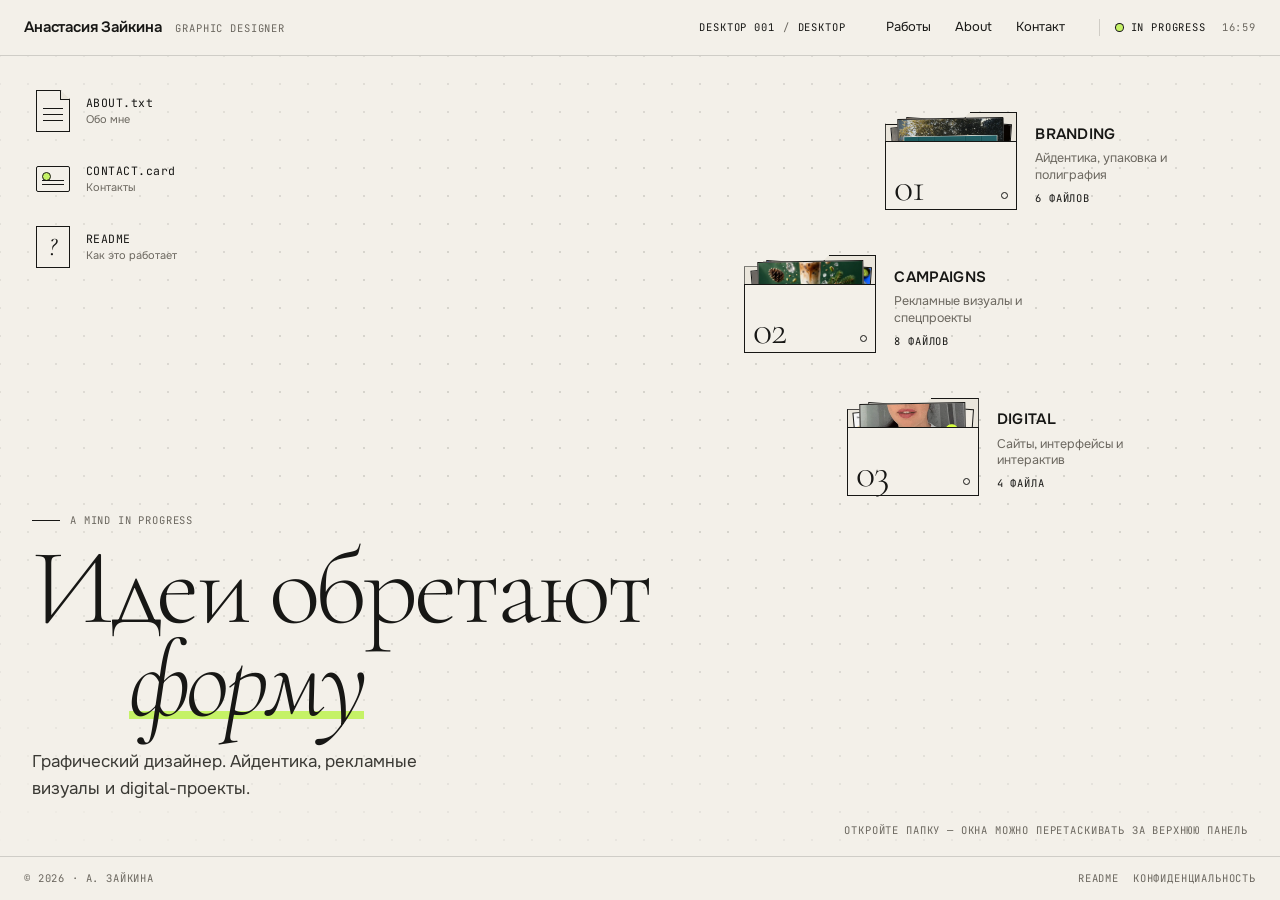
<file: index.html>
<!doctype html>
<html lang="ru">
<head>
<meta charset="utf-8">
<meta name="viewport" content="width=device-width, initial-scale=1, viewport-fit=cover">
<title>Анастасия Зайкина</title>
<meta name="claude:viewport-fit-sides" content="cover">
<meta name="description" content="Анастасия Зайкина — графический дизайнер. Айдентика, рекламные визуалы и digital-проекты. Портфолио в формате интерактивного рабочего стола DESKTOP 001.">
<meta name="theme-color" content="#F3F0E9">
<meta property="og:type" content="website">
<meta property="og:locale" content="ru_RU">
<meta property="og:title" content="Анастасия Зайкина — Graphic Designer">
<meta property="og:description" content="Идеи обретают форму. Портфолио графического дизайнера: айдентика, рекламные визуалы, digital.">
<meta property="og:image" content="assets/og.jpg">
<meta name="twitter:card" content="summary_large_image">
<link rel="icon" href="data:image/svg+xml,%3Csvg xmlns='http://www.w3.org/2000/svg' viewBox='0 0 32 32'%3E%3Crect width='32' height='32' rx='3' fill='%23F3F0E9'/%3E%3Cpath d='M6 10h8l2 2h10v12H6z' fill='none' stroke='%23171715' stroke-width='1.6'/%3E%3Ccircle cx='23' cy='8' r='3' fill='%23C5F266' stroke='%23171715' stroke-width='1'/%3E%3C/svg%3E">
<link rel="preconnect" href="https://fonts.googleapis.com">
<link rel="preconnect" href="https://fonts.gstatic.com" crossorigin>
<link rel="stylesheet" href="https://fonts.googleapis.com/css2?family=Cormorant+Garamond:ital,wght@0,300;0,400;0,500;1,300;1,400&family=Onest:wght@400;500;600&family=JetBrains+Mono:wght@400;500&display=swap">
<link rel="stylesheet" href="css/site.css?v=9">

</head>
<body>
<a class="skip" href="#desktop">Перейти к рабочему столу</a>

<header class="topbar" id="topbar">
  <div class="topbar__id">
    <button class="topbar__name" type="button" data-action="home" data-cursor="HOME">Анастасия Зайкина</button>
    <span class="mono topbar__role">Graphic Designer</span>
  </div>
  <div class="topbar__space mono" aria-live="polite">
    <span class="topbar__project">DESKTOP 001</span>
    <span class="topbar__slash">/</span>
    <span id="space-label">desktop</span>
  </div>
  <nav class="topbar__nav" aria-label="Основная навигация">
    <button type="button" class="navlink" data-open="branding">Работы</button>
    <button type="button" class="navlink" data-open="about">About</button>
    <button type="button" class="navlink" data-open="contact">Контакт</button>
  </nav>
  <div class="topbar__status mono" aria-hidden="true">
    <span class="status-dot"></span><span class="status-text">IN PROGRESS</span>
    <span class="clock" id="clock">--:--</span>
  </div>
</header>

<main class="desk" id="desk">
  <section class="desktop" id="desktop" aria-label="Рабочий стол">
    <div class="desktop__grid" aria-hidden="true"></div>

    <div class="hero">
      <p class="mono eyebrow intro-item" style="--i:0">A MIND IN PROGRESS</p>
      <h1 class="hero__title intro-item" style="--i:1">
        <span class="hero__line">Идеи обретают</span>
        <em class="hero__line hero__accent">форму</em>
      </h1>
      <p class="hero__lead intro-item" style="--i:2" id="hero-lead"></p>
    </div>

    <div class="folders" id="folders" aria-label="Папки с работами"></div>
    <div class="docs" id="docs" aria-label="Документы"></div>

    <p class="mono hint intro-item" style="--i:7" id="hint">Откройте папку — окна можно перетаскивать за верхнюю панель</p>
  </section>

  <div class="windows" id="windows"></div>
</main>

<footer class="dock" id="dock">
  <span class="mono dock__copy">© 2026 · А. Зайкина</span>
  <div class="dock__tasks" id="tasks" aria-label="Открытые окна"></div>
  <div class="dock__links">
    <button type="button" class="mono dock__link" data-open="readme">README</button>
    <button type="button" class="mono dock__link" data-open="privacy">Конфиденциальность</button>
  </div>
</footer>

<nav class="mobile-bar" aria-label="Быстрая навигация">
  <button type="button" data-action="works"><span class="mono">01–03</span>Работы</button>
  <button type="button" data-open="about"><span class="mono">TXT</span>About</button>
  <button type="button" data-open="contact"><span class="mono">CARD</span>Контакт</button>
</nav>

<div class="toast mono" id="toast" role="status" aria-live="polite"></div>
<div class="cursor" id="cursor" aria-hidden="true"><span class="cursor__label mono"></span></div>

<div class="lightbox" id="lightbox" role="dialog" aria-modal="true" aria-label="Просмотр изображения" hidden>
  <div class="lightbox__bar mono">
    <span id="lb-count"></span>
    <span class="lightbox__title" id="lb-title"></span>
    <button type="button" class="lb-btn" id="lb-close" aria-label="Закрыть просмотр">Закрыть ✕</button>
  </div>
  <figure class="lightbox__stage">
    <img id="lb-img" alt="">
  </figure>
  <button type="button" class="lb-nav lb-nav--prev" id="lb-prev" aria-label="Предыдущее изображение">←</button>
  <button type="button" class="lb-nav lb-nav--next" id="lb-next" aria-label="Следующее изображение">→</button>
</div>

<noscript><p class="noscript">Для работы рабочего стола нужен JavaScript.</p></noscript>

<script src="js/data.js?v=9"></script>
<script src="js/app.js?v=9"></script>
</body>
</html>
</file>
<file: css/site.css>
/* ==========================================================================
   DESKTOP 001 · A MIND IN PROGRESS
   Layout: тёплая «бумажная» поверхность рабочего стола между тонкой
   системной строкой и доком; окна — листы с волосяными рамками.
   Single light theme by design (ТЗ: основной режим — светлый).
   ========================================================================== */
:root {
  color-scheme: light;
  --paper: #F3F0E9;
  --paper-2: #EAE6DC;
  --paper-3: #E2DDD1;
  --ink: #171715;
  --ink-2: #3A3934;
  --stone: #B7B3AA;
  --muted: #6B675F;          /* Stone, затемнённый до читаемого контраста */
  --signal: #C5F266;
  --line: rgba(23, 23, 21, .16);
  --line-strong: rgba(23, 23, 21, .7);
  --veil: rgba(243, 240, 233, .72);

  --f-display: "Cormorant Garamond", "Cormorant", Georgia, "Times New Roman", serif;
  --f-ui: "Onest", "Helvetica Neue", Arial, system-ui, sans-serif;
  --f-mono: "JetBrains Mono", ui-monospace, "SFMono-Regular", Menlo, Consolas, monospace;

  --t-micro: 10.5px;
  --t-small: 12px;
  --t-body: 15px;
  --t-lead: 17px;

  --bar-h: 56px;
  --dock-h: 44px;
  --r: 3px;
  --ease: cubic-bezier(.2, .8, .2, 1);
  --ease-in: cubic-bezier(.6, 0, .8, .2);
  --gut: max(16px, env(safe-area-inset-left, 0px));
  --gut-r: max(16px, env(safe-area-inset-right, 0px));
}

*, *::before, *::after { box-sizing: border-box; }
html, body { height: 100%; }
body {
  margin: 0;
  background: var(--paper);
  color: var(--ink);
  font: 400 var(--t-body)/1.55 var(--f-ui);
  -webkit-font-smoothing: antialiased;
  overflow: hidden;
  font-feature-settings: "ss01", "cv11";
}
[hidden] { display: none !important; }
img { max-width: 100%; display: block; }
button { font: inherit; color: inherit; background: none; border: 0; padding: 0; cursor: pointer; }
a { color: inherit; }
.mono { font-family: var(--f-mono); font-size: var(--t-micro); letter-spacing: .08em; text-transform: uppercase; }
::selection { background: var(--signal); color: var(--ink); }

:focus-visible { outline: 2px solid var(--ink); outline-offset: 3px; border-radius: 2px; box-shadow: 0 0 0 5px var(--signal); }

.skip {
  position: fixed; left: 12px; top: -60px; z-index: 1000; padding: 10px 14px;
  background: var(--ink); color: var(--paper); text-decoration: none; font-size: 13px;
}
.skip:focus { top: 12px; }
.noscript { position: fixed; inset: auto 16px 60px; padding: 12px; background: var(--ink); color: var(--paper); }

/* ---------- Topbar ---------- */
.topbar {
  position: fixed; inset: 0 0 auto; z-index: 50;
  height: calc(var(--bar-h) + env(safe-area-inset-top, 0px));
  padding: env(safe-area-inset-top, 0px) max(24px, env(safe-area-inset-right, 0px)) 0 max(24px, env(safe-area-inset-left, 0px));
  display: grid; grid-template-columns: 1fr auto 1fr; align-items: center; gap: 24px;
  border-bottom: 1px solid var(--line);
  background: var(--paper);
}
.topbar__id { display: flex; align-items: baseline; gap: 14px; min-width: 0; }
.topbar__name { font-weight: 600; font-size: 15px; letter-spacing: -.01em; white-space: nowrap; }
.topbar__role { color: var(--muted); white-space: nowrap; }
.topbar__space { display: flex; gap: 8px; color: var(--muted); }
.topbar__project { color: var(--ink); }
#space-label { color: var(--ink); min-width: 9ch; }
.topbar__nav { justify-self: end; display: flex; gap: 4px; }
.navlink {
  padding: 6px 10px; font-size: 13px; border-radius: var(--r);
  transition: background .2s var(--ease);
}
.navlink:hover { background: var(--paper-2); }
.topbar__status { display: none; }
.status-dot {
  width: 7px; height: 7px; border-radius: 50%; background: var(--signal);
  box-shadow: 0 0 0 1px var(--ink); display: inline-block;
}
@media (min-width: 1100px) {
  .topbar { grid-template-columns: 1fr auto auto auto; }
  .topbar__space { justify-self: center; grid-column: 2; }
  .topbar__nav { grid-column: 3; }
  .topbar__status { display: flex; align-items: center; gap: 8px; grid-column: 4; padding-left: 16px; border-left: 1px solid var(--line); }
  .clock { margin-left: 8px; color: var(--muted); font-variant-numeric: tabular-nums; }
}

/* ---------- Desk ---------- */
.desk {
  position: fixed; left: 0; right: 0;
  top: calc(var(--bar-h) + env(safe-area-inset-top, 0px));
  bottom: calc(var(--dock-h) + env(safe-area-inset-bottom, 0px));
  overflow: hidden;
}
.desktop {
  position: absolute; inset: 0;
  padding: 28px max(32px, env(safe-area-inset-right, 0px)) 28px max(32px, env(safe-area-inset-left, 0px));
  transition: opacity .5s var(--ease), filter .5s var(--ease);
  overflow: auto;
}
.desk.is-dim .desktop { opacity: .45; }
.desktop__grid {
  position: absolute; inset: 0; pointer-events: none;
  background-image: radial-gradient(circle, rgba(23,23,21,.13) 1px, transparent 1.2px);
  background-size: 28px 28px; background-position: 14px 14px;
  -webkit-mask-image: radial-gradient(120% 90% at 60% 40%, #000 30%, transparent 85%);
          mask-image: radial-gradient(120% 90% at 60% 40%, #000 30%, transparent 85%);
}

/* Hero */
.hero {
  position: absolute; left: max(32px, env(safe-area-inset-left, 0px)); bottom: 54px;
  width: min(62vw, 980px); z-index: 2;
}
.eyebrow { color: var(--muted); margin: 0 0 14px; display: flex; align-items: center; gap: 10px; }
.eyebrow::before { content: ""; width: 28px; height: 1px; background: var(--ink); }
.hero__title {
  margin: 0; font-family: var(--f-display); font-weight: 300;
  font-size: clamp(56px, 8.4vw, 148px); line-height: .86; letter-spacing: -.035em;
  text-wrap: balance;
}
.hero__line { display: block; }
.hero__accent.hero__line { display: inline-block; }
.hero__accent { font-style: italic; font-weight: 300; padding-left: .9em; position: relative; }
.hero__accent::after {
  content: ""; position: absolute; left: .9em; right: 0; bottom: .08em; height: .07em;
  background: var(--signal); z-index: -1; transform-origin: left;
}
.hero__lead { margin: 22px 0 0; max-width: 40ch; font-size: var(--t-lead); color: var(--ink-2); }


/* Folders */
.folders {
  position: absolute; right: max(40px, 6vw, env(safe-area-inset-right, 0px)); top: 6%;
  display: grid; gap: clamp(16px, 3.2vh, 34px); justify-items: end; z-index: 3;
}
.folders > :nth-child(2) { margin-right: clamp(80px, 11vw, 170px); }
.folders > :nth-child(3) { margin-right: clamp(20px, 3vw, 50px); }

.folder {
  display: grid; grid-template-columns: auto auto; align-items: end; gap: 18px;
  text-align: left; padding: 8px; border-radius: var(--r);
}
.folder__icon { position: relative; width: 132px; height: 98px; perspective: 600px; }
.folder__back, .folder__front {
  position: absolute; left: 0; right: 0; bottom: 0; border: 1px solid var(--ink);
}
.folder__back {
  top: 0; background: var(--paper-2);
  clip-path: polygon(0 12%, 56% 12%, 64% 0, 100% 0, 100% 100%, 0 100%);
  border: 0;
}
.folder__back::before { /* hairline outline that follows the clip */
  content: ""; position: absolute; inset: 0;
  background:
    linear-gradient(var(--ink), var(--ink)) 0 12% / 56% 1px no-repeat,
    linear-gradient(var(--ink), var(--ink)) 100% 0 / 36% 1px no-repeat,
    linear-gradient(var(--ink), var(--ink)) 0 0 / 1px 100% no-repeat,
    linear-gradient(var(--ink), var(--ink)) 100% 0 / 1px 100% no-repeat;
}
.folder__back::after { content: ""; position: absolute; left: 56%; top: 0; width: 9.5%; height: 12.5%; background: linear-gradient(to top right, transparent calc(50% - .6px), var(--ink) calc(50% - .6px), var(--ink) calc(50% + .6px), transparent calc(50% + .6px)); }
.folder__sheets { position: absolute; left: 10%; right: 10%; top: 6%; bottom: 10%; }
.folder__sheet {
  position: absolute; inset: 0; background: var(--paper) center/cover no-repeat;
  border: 1px solid var(--ink); transition: transform .45s var(--ease);
}
.folder__sheet:nth-child(1) { transform: translate(-4%, 6%) rotate(-5deg); }
.folder__sheet:nth-child(2) { transform: translate(5%, 3%) rotate(4deg); }
.folder__sheet:nth-child(3) { transform: translate(0, 0) rotate(-1deg); }
.folder__front {
  top: 30%; background: var(--paper);
  transform-origin: 50% 100%; transition: transform .5s var(--ease), background .3s;
  display: flex; align-items: flex-end; justify-content: space-between; padding: 6px 8px;
}
.folder__num { font-family: var(--f-display); font-size: 40px; line-height: .8; font-weight: 300; letter-spacing: -.03em; }
.folder__led { width: 7px; height: 7px; border-radius: 50%; border: 1px solid var(--ink); margin-bottom: 4px; transition: background .3s; }
.folder__meta { display: grid; gap: 4px; padding-bottom: 4px; }
.folder__title { font-weight: 600; letter-spacing: .02em; font-size: 15px; }
.folder__ru { font-size: 12.5px; color: var(--muted); max-width: 20ch; line-height: 1.35; }
.folder__count { color: var(--ink); margin-top: 2px; }
.folder:hover .folder__front, .folder:focus-visible .folder__front { transform: rotateX(-26deg); }
.folder:hover .folder__sheet:nth-child(1) { transform: translate(-12%, -12%) rotate(-9deg); }
.folder:hover .folder__sheet:nth-child(2) { transform: translate(12%, -16%) rotate(7deg); }
.folder:hover .folder__sheet:nth-child(3) { transform: translate(0, -22%) rotate(-1deg); }
.folder.is-open .folder__front { transform: rotateX(-48deg); background: var(--paper-2); }
.folder.is-open .folder__led, .folder:hover .folder__led { background: var(--signal); }
.folder.is-empty .folder__sheets { display: none; }

/* Docs */
.docs { position: absolute; left: max(32px, env(safe-area-inset-left, 0px)); top: 28px; display: grid; gap: 14px; z-index: 3; }
.doc { display: grid; grid-template-columns: 38px auto; align-items: center; gap: 12px; padding: 6px 8px 6px 4px; border-radius: var(--r); text-align: left; }
.doc:hover { background: var(--paper-2); }
.doc__icon { width: 34px; height: 42px; position: relative; }
.doc__name { font-family: var(--f-mono); font-size: 11.5px; letter-spacing: .04em; }
.doc__sub { display: block; color: var(--muted); font-size: 11px; font-family: var(--f-ui); letter-spacing: 0; }
.ico-page { position: absolute; inset: 0; border: 1px solid var(--ink); background: var(--paper);
  clip-path: polygon(0 0, 72% 0, 100% 22%, 100% 100%, 0 100%); }
.ico-page::before { content: ""; position: absolute; right: 0; top: 0; width: 28%; height: 22%; border-left: 1px solid var(--ink); border-bottom: 1px solid var(--ink); background: var(--paper-2); }
.ico-page::after { content: ""; position: absolute; left: 18%; right: 18%; top: 42%; height: 38%;
  background: repeating-linear-gradient(var(--ink) 0 1px, transparent 1px 6px); }
.ico-card { position: absolute; left: 0; right: 0; top: 8px; bottom: 8px; border: 1px solid var(--ink); background: var(--paper); border-radius: 2px; }
.ico-card::before { content: ""; position: absolute; left: 5px; top: 5px; width: 9px; height: 9px; border-radius: 50%; background: var(--signal); border: 1px solid var(--ink); }
.ico-card::after { content: ""; position: absolute; left: 5px; right: 5px; bottom: 5px; height: 6px; background: repeating-linear-gradient(var(--ink) 0 1px, transparent 1px 4px); }
.ico-readme { position: absolute; inset: 0; border: 1px solid var(--ink); background: var(--paper); display: grid; place-items: center; font-family: var(--f-display); font-size: 26px; font-style: italic; line-height: 1; }
.ico-archive { position: absolute; left: 0; right: 0; top: 10px; bottom: 4px; border: 1px solid var(--ink); background: var(--paper-2); }
.ico-archive::before { content: ""; position: absolute; left: -1px; right: -1px; top: -8px; height: 8px; border: 1px solid var(--ink); background: var(--paper); }

.hint { position: absolute; right: max(32px, env(safe-area-inset-right, 0px)); bottom: 18px; color: var(--muted); margin: 0; }

/* ---------- Windows ---------- */
.windows { position: absolute; inset: 0; pointer-events: none; }
.win {
  position: absolute; pointer-events: auto; display: flex; flex-direction: column;
  background: var(--paper); border: 1px solid var(--line-strong);
  box-shadow: 0 1px 0 rgba(23,23,21,.04), 0 18px 40px -24px rgba(23,23,21,.35);
  border-radius: var(--r); min-width: 280px; min-height: 160px;
  transform-origin: 0 0;
}
.win.is-active { border-color: var(--ink); box-shadow: 0 1px 0 rgba(23,23,21,.04), 0 28px 60px -26px rgba(23,23,21,.45); }
.win.is-max { border-radius: 0; }
.win__bar {
  flex: none; height: 38px; display: grid; grid-template-columns: auto 1fr auto; align-items: center; gap: 12px;
  padding: 0 6px 0 12px; border-bottom: 1px solid var(--line); background: var(--paper-2);
  cursor: grab; user-select: none; touch-action: none;
}
.win.is-dragging .win__bar { cursor: grabbing; }
.win__led { width: 8px; height: 8px; border-radius: 50%; border: 1px solid var(--ink); }
.win.is-active .win__led { background: var(--signal); }
.win__file { display: flex; gap: 12px; align-items: baseline; min-width: 0; overflow: hidden; white-space: nowrap; }
.win__file b { font-weight: 500; color: var(--ink); text-overflow: ellipsis; overflow: hidden; }
.win__file span { color: var(--muted); }
.win__ctrl { display: flex; gap: 2px; }
.win__btn {
  width: 30px; height: 28px; display: grid; place-items: center; border-radius: 2px;
  font-family: var(--f-mono); font-size: 13px; line-height: 1; color: var(--ink);
}
.win__btn:hover { background: var(--paper-3); }
.win__btn--close:hover { background: var(--ink); color: var(--paper); }
.win__btn--text { width: auto; padding: 0 9px; font-size: 10.5px; letter-spacing: .08em; text-transform: uppercase; }
.win__btn--back { display: none; }
.win__body { flex: 1; overflow: auto; overscroll-behavior: contain; min-height: 0; scroll-behavior: smooth; }
.win__body:focus, .win__body:focus-visible, [tabindex="-1"]:focus-visible { outline: none; box-shadow: none; }
.win__body::-webkit-scrollbar { width: 10px; }
.win__body::-webkit-scrollbar-thumb { background: var(--stone); border: 3px solid var(--paper); border-radius: 10px; }

/* ---------- Explorer ---------- */
.explorer { padding: 28px 28px 36px; }
.explorer__head { display: grid; grid-template-columns: 1fr auto; align-items: end; gap: 16px; padding-bottom: 20px; border-bottom: 1px solid var(--line); margin-bottom: 26px; }
.explorer__title { margin: 0; font-family: var(--f-display); font-weight: 300; font-size: clamp(40px, 5vw, 72px); line-height: .9; letter-spacing: -.03em; }
.explorer__title small { display: block; font-family: var(--f-ui); font-size: 14px; letter-spacing: 0; color: var(--muted); margin-top: 12px; font-weight: 400; }
.explorer__found { display: flex; gap: 8px; align-items: center; }
.explorer__grid { display: grid; grid-template-columns: repeat(12, minmax(0, 1fr)); gap: 32px 24px; }
.explorer__grid > .card { grid-column: span 12; }
.explorer__grid.n-2 > .card:nth-child(1) { grid-column: 1 / span 7; }
.explorer__grid.n-2 > .card:nth-child(2) { grid-column: 8 / span 5; margin-top: 64px; }
.explorer__grid.n-3 > .card:nth-child(1) { grid-column: 1 / span 7; grid-row: span 2; }
.explorer__grid.n-3 > .card:nth-child(2) { grid-column: 8 / span 5; }
.explorer__grid.n-3 > .card:nth-child(3) { grid-column: 8 / span 5; }
.explorer__grid.n-many > .card:nth-child(3n+1) { grid-column: span 7; }
.explorer__grid.n-many > .card:nth-child(3n+2) { grid-column: span 5; margin-top: 48px; }
.explorer__grid.n-many > .card:nth-child(3n) { grid-column: 3 / span 8; }
.explorer.is-narrow .explorer__grid > .card { grid-column: span 12 !important; grid-row: auto !important; margin-top: 0 !important; }

.empty { padding: 48px 0; display: grid; gap: 10px; max-width: 46ch; }
.empty__title { font-family: var(--f-display); font-size: 34px; font-weight: 300; margin: 0; line-height: 1; }
.empty p { margin: 0; color: var(--muted); }

.card { display: grid; gap: 12px; text-align: left; width: 100%; }
.card__media {
  position: relative; overflow: hidden; background: var(--paper-2); border-radius: 2px;
  aspect-ratio: var(--ar, 4 / 3); max-width: 100%;
}
.card__media img { width: 100%; height: 100%; object-fit: cover; transition: transform .7s var(--ease), opacity .4s; }
.card__media img.is-loading { opacity: 0; }
.card:hover .card__media img, .card:focus-visible .card__media img { transform: scale(1.035); }
.card__tag { position: absolute; left: 10px; top: 10px; display: flex; gap: 6px; }
.chip { padding: 4px 7px; background: var(--paper); border: 1px solid var(--ink); border-radius: 2px; line-height: 1; }
.chip--signal { background: var(--signal); }
.card__open {
  position: absolute; right: 10px; bottom: 10px; padding: 7px 10px; background: var(--ink); color: var(--paper);
  border-radius: 2px; opacity: 0; transform: translateY(6px); transition: opacity .3s var(--ease), transform .3s var(--ease);
}
.card:hover .card__open, .card:focus-visible .card__open { opacity: 1; transform: none; }
.card__cap { display: grid; grid-template-columns: auto 1fr auto; gap: 14px; align-items: baseline; }
.card__idx { color: var(--muted); }
.card__title { font-size: 17px; font-weight: 500; letter-spacing: -.01em; line-height: 1.25; }
.card__kind { display: block; color: var(--muted); font-size: 13px; font-weight: 400; margin-top: 2px; }
.card__meta { color: var(--muted); white-space: nowrap; text-align: right; }

/* ---------- Case ---------- */
.case { --case-w: 1180px; padding: 0 0 64px; }
.case__cover { position: relative; overflow: hidden; background: var(--paper-2); height: min(64vh, 720px); }
.case__cover img { width: 100%; height: 100%; object-fit: cover; }
.case__cover.is-contain img { object-fit: contain; background: var(--paper-2); }
.case__inner { width: min(100%, var(--case-w)); margin: 0 auto; padding: 0 32px; }
.case__head { display: grid; grid-template-columns: minmax(0, 7fr) minmax(0, 4fr); gap: 32px 56px; padding: 40px 0 36px; border-bottom: 1px solid var(--line); }
.case__crumbs { display: flex; gap: 10px; color: var(--muted); margin-bottom: 18px; flex-wrap: wrap; }
.case__title { margin: 0; font-family: var(--f-display); font-weight: 300; font-size: clamp(42px, 5.6vw, 92px); line-height: .9; letter-spacing: -.03em; text-wrap: balance; }
.case__desc { margin: 22px 0 0; font-size: var(--t-lead); max-width: 52ch; color: var(--ink-2); }
.meta { margin: 0; display: grid; align-content: start; }
.meta > div { display: grid; grid-template-columns: 11ch 1fr; gap: 12px; padding: 10px 0; border-top: 1px solid var(--line); }
.meta > div:last-child { border-bottom: 1px solid var(--line); }
.meta dt { color: var(--muted); }
.meta dd { margin: 0; font-size: 14px; }
.case__sections { display: grid; grid-template-columns: repeat(auto-fit, minmax(240px, 1fr)); gap: 28px 40px; padding: 36px 0; }
.case__section h3 { margin: 0 0 10px; display: flex; gap: 10px; align-items: center; }
.case__section h3::before { content: ""; width: 7px; height: 7px; border: 1px solid var(--ink); border-radius: 50%; }
.case__section p { margin: 0; max-width: 46ch; }
.swatches { display: grid; grid-template-columns: repeat(auto-fit, minmax(170px, 1fr)); gap: 12px; padding-bottom: 36px; }
.swatch { display: grid; grid-template-rows: 88px auto; border: 1px solid var(--line); border-radius: 2px; overflow: hidden; }
.swatch__chip { background: var(--c); border-bottom: 1px solid var(--line); }
.swatch__txt { padding: 10px 12px; display: grid; gap: 4px; font-size: 13px; }
.swatch__txt .mono { color: var(--ink); }

.live { margin: 8px 0 40px; border: 1px solid var(--ink); border-radius: var(--r); overflow: hidden; }
.live__bar { display: flex; align-items: center; gap: 12px; height: 38px; padding: 0 12px; background: var(--paper-2); border-bottom: 1px solid var(--ink); }
.live__bar .grow { flex: 1; color: var(--muted); }
.live__bar a { text-decoration: none; border-bottom: 1px solid currentColor; }
.live__stage { position: relative; aspect-ratio: var(--ratio, 16 / 10); max-height: 78vh; width: 100%; background: var(--paper-2); }
.live__stage iframe { position: absolute; inset: 0; width: 100%; height: 100%; border: 0; background: #fff; }
.live__poster { position: absolute; inset: 0; display: grid; place-items: center; overflow: hidden; }
.live__poster img { position: absolute; inset: 0; width: 100%; height: 100%; object-fit: cover; filter: saturate(.9); opacity: .55; }
.live__run { position: relative; padding: 14px 20px; background: var(--ink); color: var(--paper); border-radius: 2px; display: flex; gap: 10px; align-items: center; }
.live__run::before { content: ""; width: 8px; height: 8px; border-radius: 50%; background: var(--signal); }

.gallery { display: grid; gap: 16px; }
.gallery__row { display: grid; gap: 16px; grid-template-columns: repeat(var(--cols, 1), minmax(0, 1fr)); align-items: start; }
.shot { margin: 0; display: grid; gap: 8px; }
.shot__btn { display: block; width: 100%; background: var(--paper-2); overflow: hidden; border-radius: 2px; aspect-ratio: var(--ar); max-width: 100%; cursor: zoom-in; }
.shot__btn img { width: 100%; height: 100%; object-fit: cover; }
.shot figcaption { display: flex; gap: 10px; color: var(--muted); font-size: 12.5px; }
.shot figcaption .mono { color: var(--ink); }
.reveal { opacity: 1; transform: none; }
.js-reveal .reveal { opacity: 0; transform: translateY(26px); transition: opacity .8s var(--ease), transform .8s var(--ease); }
.js-reveal .reveal.is-in { opacity: 1; transform: none; }

.case__note { margin: 36px 0 0; padding: 14px 16px; border: 1px dashed var(--stone); color: var(--muted); font-size: 13px; max-width: 72ch; display: flex; gap: 12px; }
.case__ext { display: inline-flex; gap: 8px; align-items: center; margin-top: 24px; padding: 10px 14px; background: var(--ink); color: var(--paper); text-decoration: none; border-radius: 2px; }
.case__pager { margin-top: 56px; display: grid; grid-template-columns: 1fr auto 1fr; gap: 16px; align-items: stretch; border-top: 1px solid var(--ink); padding-top: 18px; }
.pager-btn { display: grid; gap: 6px; text-align: left; padding: 6px 0; }
.pager-btn--next { text-align: right; }
.pager-btn span:last-child { font-family: var(--f-display); font-size: clamp(22px, 2.4vw, 34px); line-height: 1; font-weight: 300; }
.pager-btn:hover span:last-child { font-style: italic; }
.pager-back { align-self: center; padding: 10px 14px; border: 1px solid var(--ink); border-radius: 2px; }
.pager-back:hover { background: var(--ink); color: var(--paper); }

/* Focus mode */
body.is-focus .topbar, body.is-focus .dock, body.is-focus .desktop { opacity: 0; pointer-events: none; }
body.is-focus .desk { top: 0; bottom: 0; }
body.is-focus .win.is-case { border: 0; }
body.is-focus .case { --case-w: 1560px; }
body.is-focus .case__cover { height: 86vh; }
body.is-focus .case__head, body.is-focus .case__sections { display: none; }
body.is-focus .gallery { padding-top: 32px; }
.topbar, .dock { transition: opacity .35s var(--ease); }

/* ---------- Doc windows ---------- */
.doc-body { padding: 30px 32px 34px; display: grid; gap: 18px; }
.doc-body h2 { margin: 0; font-family: var(--f-display); font-weight: 300; font-size: 44px; line-height: .95; letter-spacing: -.025em; text-wrap: balance; }
.doc-body h2 em { font-style: italic; }
.doc-body p { margin: 0; max-width: 58ch; }
.doc-body .label { color: var(--muted); margin-bottom: -8px; }
.doc-list { list-style: none; margin: 0; padding: 0; border-top: 1px solid var(--line); }
.doc-list li { display: flex; justify-content: space-between; gap: 12px; padding: 9px 0; border-bottom: 1px solid var(--line); }
.doc-list li .mono { color: var(--muted); }
.doc-list button { text-align: left; }
.doc-list button:hover { text-decoration: underline; text-underline-offset: 3px; }
.kbd { font-family: var(--f-mono); font-size: 11px; padding: 2px 6px; border: 1px solid var(--line-strong); border-radius: 2px; background: var(--paper-2); white-space: nowrap; }
.contact-row { display: grid; grid-template-columns: 9ch 1fr auto; gap: 12px; align-items: center; padding: 12px 0; border-bottom: 1px solid var(--line); }
.contact-row:first-of-type { border-top: 1px solid var(--line); }
.contact-row .mono { color: var(--muted); }
.contact-row__val { font-size: 16px; min-width: 0; overflow-wrap: anywhere; user-select: all; }
.contact-row__val a { text-decoration: none; border-bottom: 1px solid var(--stone); }
.contact-actions { display: flex; gap: 6px; }
.btn { padding: 8px 12px; border: 1px solid var(--ink); border-radius: 2px; font-size: 13px; text-decoration: none; display: inline-flex; gap: 6px; align-items: center; white-space: nowrap; }
.btn:hover { background: var(--ink); color: var(--paper); }
.btn--signal { background: var(--signal); }
.btn--signal:hover { background: var(--ink); }
.pending { padding: 14px 16px; border: 1px dashed var(--stone); color: var(--muted); }

/* ---------- Dock ---------- */
.dock {
  position: fixed; inset: auto 0 0; z-index: 50;
  height: calc(var(--dock-h) + env(safe-area-inset-bottom, 0px));
  padding: 0 max(24px, env(safe-area-inset-right, 0px)) env(safe-area-inset-bottom, 0px) max(24px, env(safe-area-inset-left, 0px));
  display: grid; grid-template-columns: auto 1fr auto; align-items: center; gap: 20px;
  border-top: 1px solid var(--line); background: var(--paper);
}
.dock__copy { color: var(--muted); }
.dock__tasks { display: flex; gap: 6px; min-width: 0; overflow-x: auto; scrollbar-width: none; }
.task {
  display: inline-flex; gap: 8px; align-items: center; padding: 5px 10px; border: 1px solid var(--line); border-radius: 2px;
  font-family: var(--f-mono); font-size: 10.5px; letter-spacing: .06em; text-transform: uppercase; white-space: nowrap; max-width: 220px;
}
.task span:last-child { overflow: hidden; text-overflow: ellipsis; }
.task::before { content: ""; width: 6px; height: 6px; border-radius: 50%; border: 1px solid var(--ink); flex: none; }
.task.is-active { border-color: var(--ink); }
.task.is-active::before { background: var(--signal); }
.task.is-min { color: var(--muted); border-style: dashed; }
.task:hover { background: var(--paper-2); }
.dock__links { display: flex; gap: 14px; }
.dock__link { color: var(--muted); }
.dock__link:hover { color: var(--ink); }

/* ---------- Toast ---------- */
.toast {
  position: fixed; z-index: 80; left: max(24px, env(safe-area-inset-left, 0px));
  bottom: calc(var(--dock-h) + 14px + env(safe-area-inset-bottom, 0px));
  padding: 8px 12px; background: var(--ink); color: var(--paper); border-radius: 2px;
  display: flex; gap: 10px; align-items: center;
  opacity: 0; transform: translateY(8px); transition: opacity .3s var(--ease), transform .3s var(--ease); pointer-events: none;
}
.toast::before { content: ""; width: 7px; height: 7px; border-radius: 50%; background: var(--signal); }
.toast.is-on { opacity: 1; transform: none; }

/* ---------- Cursor ---------- */
.cursor { position: fixed; left: 0; top: 0; z-index: 200; pointer-events: none; width: 0; height: 0; display: none; transform: translate3d(-100px, -100px, 0); }
.cursor::before {
  content: ""; position: absolute; width: 22px; height: 22px; left: -11px; top: -11px; border-radius: 50%;
  border: 1px solid var(--ink); transition: width .25s var(--ease), height .25s var(--ease), left .25s var(--ease), top .25s var(--ease), background .25s, border-color .25s;
}
.cursor__label { position: absolute; left: 18px; top: 14px; padding: 3px 6px; background: var(--ink); color: var(--paper); opacity: 0; transition: opacity .2s; white-space: nowrap; }
.cursor.is-hover::before { width: 34px; height: 34px; left: -17px; top: -17px; background: rgba(197, 242, 102, .55); border-color: var(--ink); }
.cursor.is-hover .cursor__label:not(:empty) { opacity: 1; }
.cursor.is-hidden { opacity: 0; }
@media (pointer: fine) and (hover: hover) { .cursor { display: block; } }

/* ---------- Lightbox ---------- */
.lightbox { position: fixed; inset: 0; z-index: 120; background: rgba(23,23,21,.94); color: var(--paper); display: grid; grid-template-rows: auto 1fr; }
.lightbox__bar { display: flex; gap: 16px; align-items: center; padding: calc(12px + env(safe-area-inset-top, 0px)) max(16px, env(safe-area-inset-right, 0px)) 12px max(16px, env(safe-area-inset-left, 0px)); }
.lightbox__title { flex: 1; text-transform: none; letter-spacing: 0; font-family: var(--f-ui); font-size: 13px; color: var(--stone); overflow: hidden; text-overflow: ellipsis; white-space: nowrap; }
.lb-btn { padding: 8px 12px; border: 1px solid rgba(243,240,233,.4); border-radius: 2px; color: var(--paper); }
.lb-btn:hover { background: var(--paper); color: var(--ink); }
.lightbox__stage { margin: 0; min-height: 0; display: grid; place-items: center; padding: 8px max(64px, env(safe-area-inset-right, 0px)) calc(24px + env(safe-area-inset-bottom, 0px)); }
.lightbox__stage img { max-width: 100%; max-height: 100%; object-fit: contain; }
.lb-nav { position: absolute; top: 50%; width: 48px; height: 48px; margin-top: -24px; border: 1px solid rgba(243,240,233,.4); border-radius: 50%; color: var(--paper); font-size: 18px; }
.lb-nav:hover { background: var(--signal); color: var(--ink); border-color: var(--signal); }
.lb-nav--prev { left: max(10px, env(safe-area-inset-left, 0px)); }
.lb-nav--next { right: max(10px, env(safe-area-inset-right, 0px)); }
.lightbox :focus-visible { outline-color: var(--signal); box-shadow: none; }

.img-missing { display: grid; place-items: center; width: 100%; height: 100%; min-height: 120px; padding: 16px; text-align: center; color: var(--muted); background: repeating-linear-gradient(45deg, var(--paper-2) 0 8px, var(--paper) 8px 16px); }

/* ---------- Intro ---------- */
body.is-intro .intro-item, body.is-intro .folder, body.is-intro .doc {
  animation: rise .9s var(--ease) both; animation-delay: calc(var(--i, 0) * 90ms + 80ms);
}
body.is-intro .hero__accent::after { animation: wipe .9s var(--ease) both; animation-delay: .55s; }
body.is-return .desktop { animation: fade .35s ease both; }
@keyframes rise { from { opacity: 0; transform: translateY(18px); } }
@keyframes wipe { from { transform: scaleX(0); } }
@keyframes fade { from { opacity: 0; } }
@keyframes float { 50% { transform: translate3d(0, -8px, 0); } }

.mobile-bar { display: none; }

/* ---------- Tablet ---------- */
@media (max-width: 1100px) and (min-width: 761px) {
  .hero { width: 70vw; }
  .folder__ru { display: none; }
}

/* ---------- Mobile ---------- */
@media (max-width: 760px) {
  :root { --bar-h: 52px; }
  body { overflow: auto; overflow-x: hidden; }
  body.is-locked { overflow: hidden; }
  .topbar { position: sticky; top: env(safe-area-inset-top, 0px); grid-template-columns: 1fr auto; padding-left: var(--gut); padding-right: var(--gut); height: var(--bar-h); padding-top: 0; }
  body::before { content: ""; position: fixed; inset: 0 0 auto; height: env(safe-area-inset-top, 0px); z-index: 60; background: var(--paper); }
  .topbar__space, .topbar__nav { display: none; }
  .topbar__role { display: none; }
  .topbar__status { display: flex; align-items: center; gap: 8px; }
  .clock { display: none; }
  .desk { position: static; overflow: visible; }
  .desktop { position: relative; inset: auto; overflow: visible; overflow-x: clip; padding: 28px var(--gut-r) 120px var(--gut); display: grid; gap: 44px; }
  .desk.is-dim .desktop { opacity: 1; }
  .hero { position: relative; left: auto; bottom: auto; width: auto; order: 1; padding-top: 24px; }
  .hero__title { font-size: clamp(54px, 17vw, 92px); }
  .hero__accent { padding-left: .5em; }
  .hero__accent::after { left: .5em; }
  .folders { position: relative; right: auto; top: auto; order: 2; justify-items: stretch; gap: 0; border-top: 1px solid var(--ink); }
  .folders > :nth-child(n) { margin-right: 0; }
  .folder { grid-template-columns: 96px 1fr auto; align-items: center; gap: 16px; padding: 18px 0; border-bottom: 1px solid var(--line); border-radius: 0; }
  .folder::after { content: "→"; font-family: var(--f-mono); font-size: 16px; }
  .folder__icon { width: 96px; height: 72px; }
  .folder__num { font-size: 30px; }
  .folder__ru { display: block; }
  .docs { position: relative; left: auto; top: auto; order: 3; grid-template-columns: repeat(auto-fit, minmax(140px, 1fr)); gap: 10px; }
  .doc { border: 1px solid var(--line); padding: 12px; min-height: 64px; }
  .hint { display: none; }
  .dock { display: none; }
  .mobile-bar {
    display: grid; grid-template-columns: repeat(3, 1fr); position: fixed; z-index: 55; inset: auto 0 0;
    padding: 8px var(--gut-r) calc(8px + env(safe-area-inset-bottom, 0px)) var(--gut); gap: 8px;
    background: var(--paper); border-top: 1px solid var(--ink);
  }
  .mobile-bar button { display: grid; gap: 2px; justify-items: center; padding: 8px 4px; min-height: 48px; border-radius: 2px; font-size: 13px; font-weight: 500; }
  .mobile-bar button .mono { color: var(--muted); font-size: 9.5px; }
  .mobile-bar button:active { background: var(--paper-2); }
  .toast { bottom: calc(84px + env(safe-area-inset-bottom, 0px)); left: var(--gut); }

  .windows { position: fixed; inset: 0; z-index: 90; }
  .win { position: fixed; inset: 0 !important; width: auto !important; height: auto !important; border: 0; border-radius: 0; min-width: 0;
    padding-top: env(safe-area-inset-top, 0px); padding-bottom: env(safe-area-inset-bottom, 0px); box-shadow: none; }
  .win__bar { height: 52px; cursor: default; padding-left: var(--gut); padding-right: max(8px, env(safe-area-inset-right, 0px)); grid-template-columns: auto 1fr auto; touch-action: auto; }
  .win__led { display: none; }
  .win__btn--back { display: inline-flex; gap: 6px; align-items: center; width: auto; padding: 0 10px 0 0; font-size: 12px; letter-spacing: .06em; height: 28px; white-space: nowrap; margin-right: 2px; padding-right: 12px; border-right: 1px solid var(--line); border-radius: 0; }
  .win__btn--focus { display: none; }
  .win__btn--min, .win__btn--max { display: none; }
  .win__btn { width: 44px; height: 44px; }
  .win__file span { display: none; }
  .explorer { padding: 22px var(--gut-r) 40px var(--gut); }
  .explorer__head { grid-template-columns: 1fr; }
  .explorer__grid { gap: 36px; }
  .explorer__grid > .card { grid-column: span 12 !important; grid-row: auto !important; margin-top: 0 !important; }
  .card__open { opacity: 1; transform: none; }
  .card__cap { grid-template-columns: auto 1fr; }
  .card__meta { grid-column: 2; text-align: left; }
  .case__inner { padding: 0 var(--gut-r) 0 var(--gut); }
  .case__head { grid-template-columns: 1fr; padding-top: 28px; }
  .case__cover { height: 58vh; }
  .gallery__row { --cols: 1 !important; }
  .gallery__row.is-portraits { --cols: 2 !important; gap: 10px; }
  .case__pager { grid-template-columns: 1fr 1fr; }
  .pager-back { grid-column: 1 / -1; grid-row: 2; justify-self: stretch; text-align: center; }
  .doc-body { padding: 26px var(--gut-r) 40px var(--gut); }
  .doc-body h2 { font-size: 38px; }
  .contact-row { grid-template-columns: 1fr; gap: 6px; }
  .live__stage { aspect-ratio: 9 / 16; max-height: 72vh; }
  .lightbox__stage { padding-left: var(--gut); padding-right: var(--gut-r); }
  .lb-nav { top: auto; bottom: calc(16px + env(safe-area-inset-bottom, 0px)); }
}

/* ---------- Reduced motion ---------- */
@media (prefers-reduced-motion: reduce) {
  *, *::before, *::after { animation-duration: .001ms !important; animation-iteration-count: 1 !important; transition-duration: .001ms !important; scroll-behavior: auto !important; }
  .js-reveal .reveal { opacity: 1; transform: none; }
}
</file>
